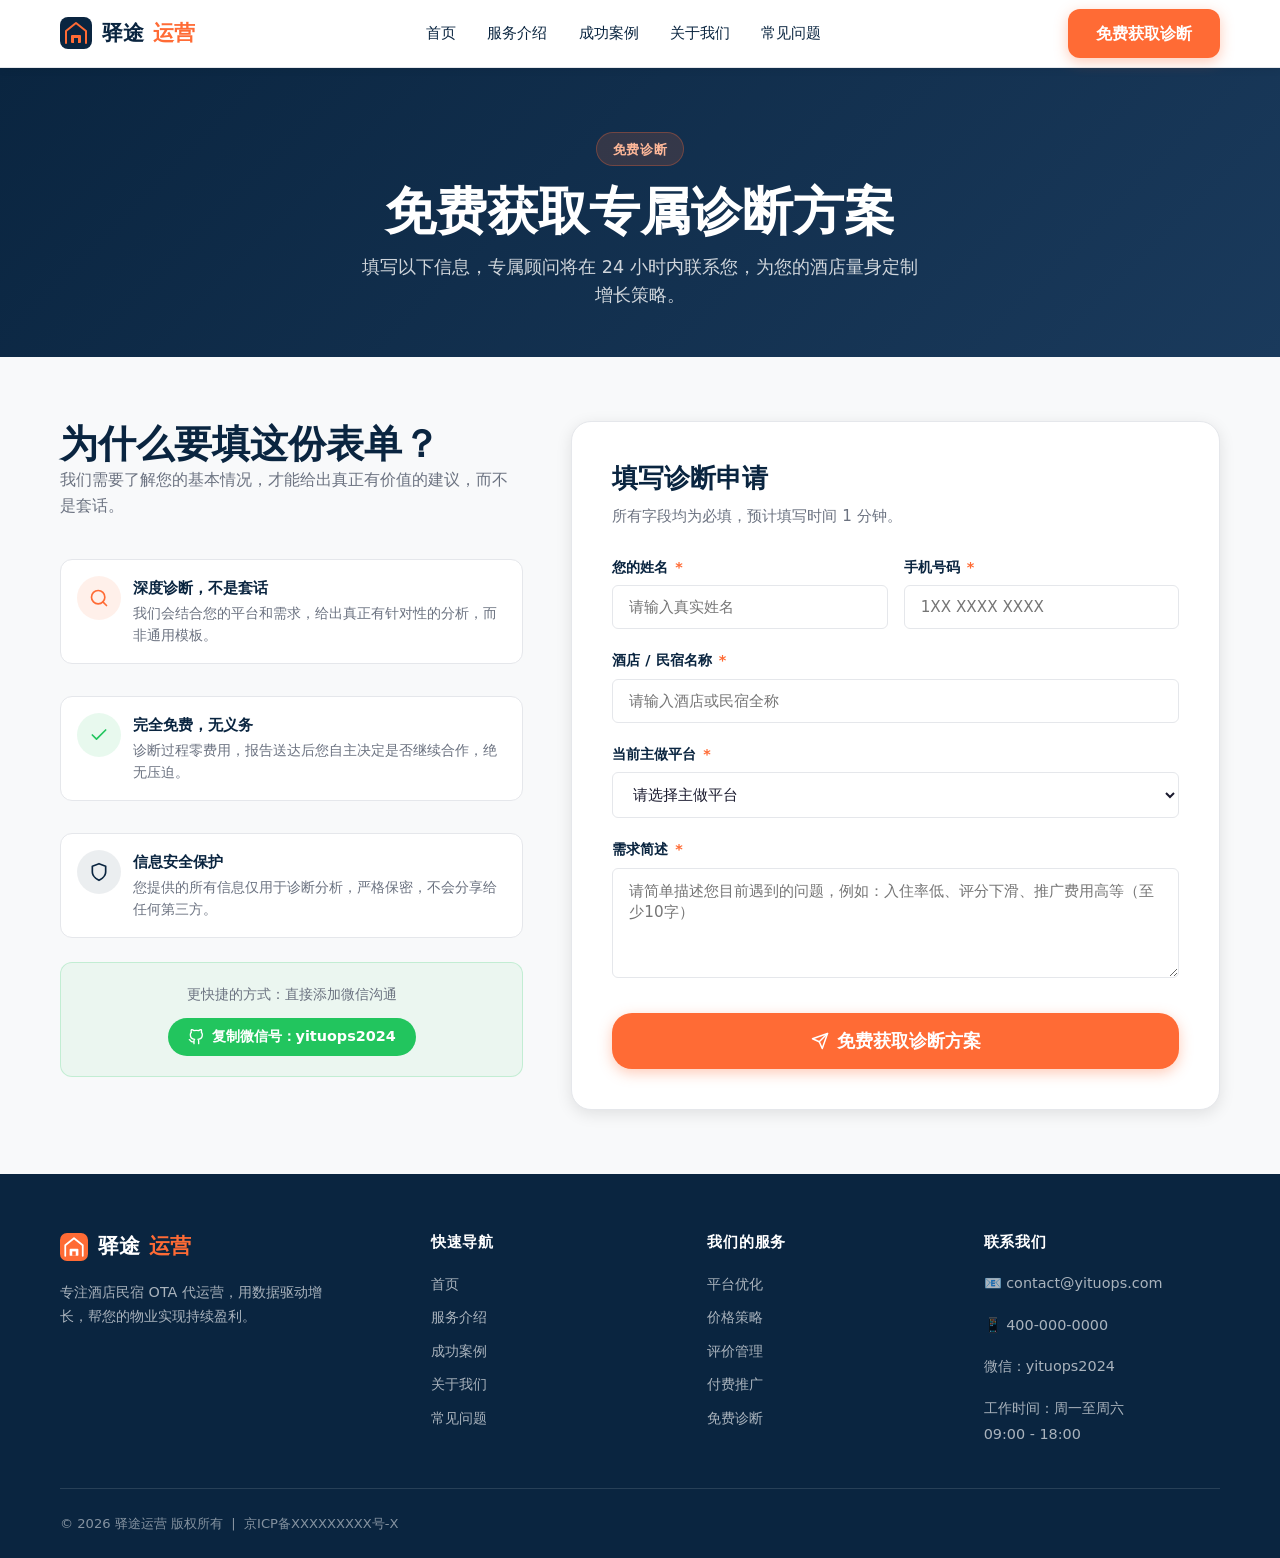
<file: contact.html>
<!doctype html>
<html lang="zh-CN">
<head>
  <meta charset="UTF-8" />
  <meta name="viewport" content="initial-scale=1, width=device-width" />
  <title>联系我们 — 免费获取酒店 OTA 诊断报告 — 驿途运营</title>
  <meta name="description" content="填写诊断表单，驿途运营专业顾问 24 小时内响应，为您免费分析酒店 OTA 现状，提供专属增长方案。无义务咨询，无隐形收费。" />
  <link rel="canonical" href="https://yituops.com/contact.html" />
  <link rel="icon" type="image/svg+xml" href="/assets/images/logo.svg" />
  <link rel="stylesheet" href="/assets/css/style.css" />
</head>
<body>

<div id="global-header"></div>

<main>
  <!-- PAGE HERO -->
  <section class="page-hero">
    <div class="container">
      <span class="tag">免费诊断</span>
      <h1>免费获取专属诊断方案</h1>
      <p>填写以下信息，专属顾问将在 24 小时内联系您，为您的酒店量身定制增长策略。</p>
    </div>
  </section>

  <!-- CONTACT SECTION -->
  <section class="section-pad form-section" aria-labelledby="contact-heading">
    <div class="container">
      <div class="contact-grid">
        <!-- LEFT INFO -->
        <div data-anim>
          <h2 id="contact-heading" style="color:var(--color-primary);">为什么要填这份表单？</h2>
          <p style="color:var(--color-text-secondary);margin-bottom:1.5rem;">我们需要了解您的基本情况，才能给出真正有价值的建议，而不是套话。</p>

          <div class="value-list">
            <div class="contact-feature">
              <div class="icon-circle" style="width:44px;height:44px;flex-shrink:0;">
                <svg xmlns="http://www.w3.org/2000/svg" width="20" height="20" viewBox="0 0 24 24" fill="none" stroke="currentColor" stroke-width="2" stroke-linecap="round" stroke-linejoin="round" aria-hidden="true"><circle cx="11" cy="11" r="8"/><line x1="21" y1="21" x2="16.65" y2="16.65"/></svg>
              </div>
              <div>
                <h4>深度诊断，不是套话</h4>
                <p>我们会结合您的平台和需求，给出真正有针对性的分析，而非通用模板。</p>
              </div>
            </div>

            <div class="contact-feature">
              <div class="icon-circle green" style="width:44px;height:44px;flex-shrink:0;">
                <svg xmlns="http://www.w3.org/2000/svg" width="20" height="20" viewBox="0 0 24 24" fill="none" stroke="currentColor" stroke-width="2" stroke-linecap="round" stroke-linejoin="round" aria-hidden="true"><polyline points="20 6 9 17 4 12"/></svg>
              </div>
              <div>
                <h4>完全免费，无义务</h4>
                <p>诊断过程零费用，报告送达后您自主决定是否继续合作，绝无压迫。</p>
              </div>
            </div>

            <div class="contact-feature">
              <div class="icon-circle blue" style="width:44px;height:44px;flex-shrink:0;">
                <svg xmlns="http://www.w3.org/2000/svg" width="20" height="20" viewBox="0 0 24 24" fill="none" stroke="currentColor" stroke-width="2" stroke-linecap="round" stroke-linejoin="round" aria-hidden="true"><path d="M12 22s8-4 8-10V5l-8-3-8 3v7c0 6 8 10 8 10z"/></svg>
              </div>
              <div>
                <h4>信息安全保护</h4>
                <p>您提供的所有信息仅用于诊断分析，严格保密，不会分享给任何第三方。</p>
              </div>
            </div>
          </div>

          <!-- Wechat -->
          <div class="wechat-block mt-4">
            <p>更快捷的方式：直接添加微信沟通</p>
            <button class="copy-wechat-btn" id="copy-wechat" data-wechat="yituops2024">
              <svg xmlns="http://www.w3.org/2000/svg" width="16" height="16" viewBox="0 0 24 24" fill="none" stroke="currentColor" stroke-width="2" stroke-linecap="round" stroke-linejoin="round" aria-hidden="true"><path d="M9 19c-5 1.5-5-2.5-7-3m14 6v-3.87a3.37 3.37 0 0 0-.94-2.61c3.14-.35 6.44-1.54 6.44-7A5.44 5.44 0 0 0 20 4.77 5.07 5.07 0 0 0 19.91 1S18.73.65 16 2.48a13.38 13.38 0 0 0-7 0C6.27.65 5.09 1 5.09 1A5.07 5.07 0 0 0 5 4.77a5.44 5.44 0 0 0-1.5 3.78c0 5.42 3.3 6.61 6.44 7A3.37 3.37 0 0 0 9 18.13V22"/></svg>
              复制微信号：yituops2024
            </button>
          </div>
        </div>

        <!-- RIGHT FORM -->
        <div data-anim data-anim-delay="1">
          <div class="contact-form-card">
            <h3>填写诊断申请</h3>
            <p>所有字段均为必填，预计填写时间 1 分钟。</p>

            <div class="form-wrapper">
              <form id="contact-form" novalidate autocomplete="on" aria-label="诊断申请表单">
                <div class="form-row">
                  <div class="form-group">
                    <label for="f-name">您的姓名 <span class="required" aria-label="必填">*</span></label>
                    <input type="text" id="f-name" name="name" placeholder="请输入真实姓名" autocomplete="name" required aria-required="true">
                    <span class="error-msg" role="alert"></span>
                  </div>
                  <div class="form-group">
                    <label for="f-phone">手机号码 <span class="required" aria-label="必填">*</span></label>
                    <input type="tel" id="f-phone" name="phone" placeholder="1XX XXXX XXXX" autocomplete="tel" required aria-required="true">
                    <span class="error-msg" role="alert"></span>
                  </div>
                </div>

                <div class="form-group">
                  <label for="f-hotel">酒店 / 民宿名称 <span class="required" aria-label="必填">*</span></label>
                  <input type="text" id="f-hotel" name="hotel" placeholder="请输入酒店或民宿全称" autocomplete="organization" required aria-required="true">
                  <span class="error-msg" role="alert"></span>
                </div>

                <div class="form-group">
                  <label for="f-platform">当前主做平台 <span class="required" aria-label="必填">*</span></label>
                  <select id="f-platform" name="platform" required aria-required="true">
                    <option value="">请选择主做平台</option>
                    <option value="美团">美团</option>
                    <option value="携程">携程</option>
                    <option value="飞猪">飞猪</option>
                    <option value="Booking">Booking.com</option>
                    <option value="Airbnb">Airbnb</option>
                    <option value="多平台">多平台同时运营</option>
                    <option value="其他">其他</option>
                  </select>
                  <span class="error-msg" role="alert"></span>
                </div>

                <div class="form-group">
                  <label for="f-message">需求简述 <span class="required" aria-label="必填">*</span></label>
                  <textarea id="f-message" name="message" placeholder="请简单描述您目前遇到的问题，例如：入住率低、评分下滑、推广费用高等（至少10字）" required aria-required="true"></textarea>
                  <span class="error-msg" role="alert"></span>
                </div>

                <button type="submit" class="btn btn-primary btn-lg form-submit-btn">
                  <svg xmlns="http://www.w3.org/2000/svg" width="18" height="18" viewBox="0 0 24 24" fill="none" stroke="currentColor" stroke-width="2" stroke-linecap="round" stroke-linejoin="round" aria-hidden="true"><line x1="22" y1="2" x2="11" y2="13"/><polygon points="22 2 15 22 11 13 2 9 22 2"/></svg>
                  免费获取诊断方案
                </button>
              </form>

              <div class="form-success" role="status" aria-live="polite">
                <div class="success-icon">
                  <svg xmlns="http://www.w3.org/2000/svg" width="32" height="32" viewBox="0 0 24 24" fill="none" stroke="currentColor" stroke-width="2.5" stroke-linecap="round" stroke-linejoin="round" aria-hidden="true"><polyline points="20 6 9 17 4 12"/></svg>
                </div>
                <h3>申请已提交！</h3>
                <p>感谢您的信任。我们的专属顾问会在 <strong>24 小时内</strong>联系您，届时将为您出具专属诊断报告。</p>
                <a href="/cases.html" class="btn btn-outline mt-3">查看成功案例，提前了解效果</a>
              </div>
            </div>
          </div>
        </div>
      </div>
    </div>
  </section>
</main>

<div id="global-footer"></div>
<script src="/assets/js/main.js"></script>
<script src="/assets/js/contact.js"></script>
</body>
</html>
</file>
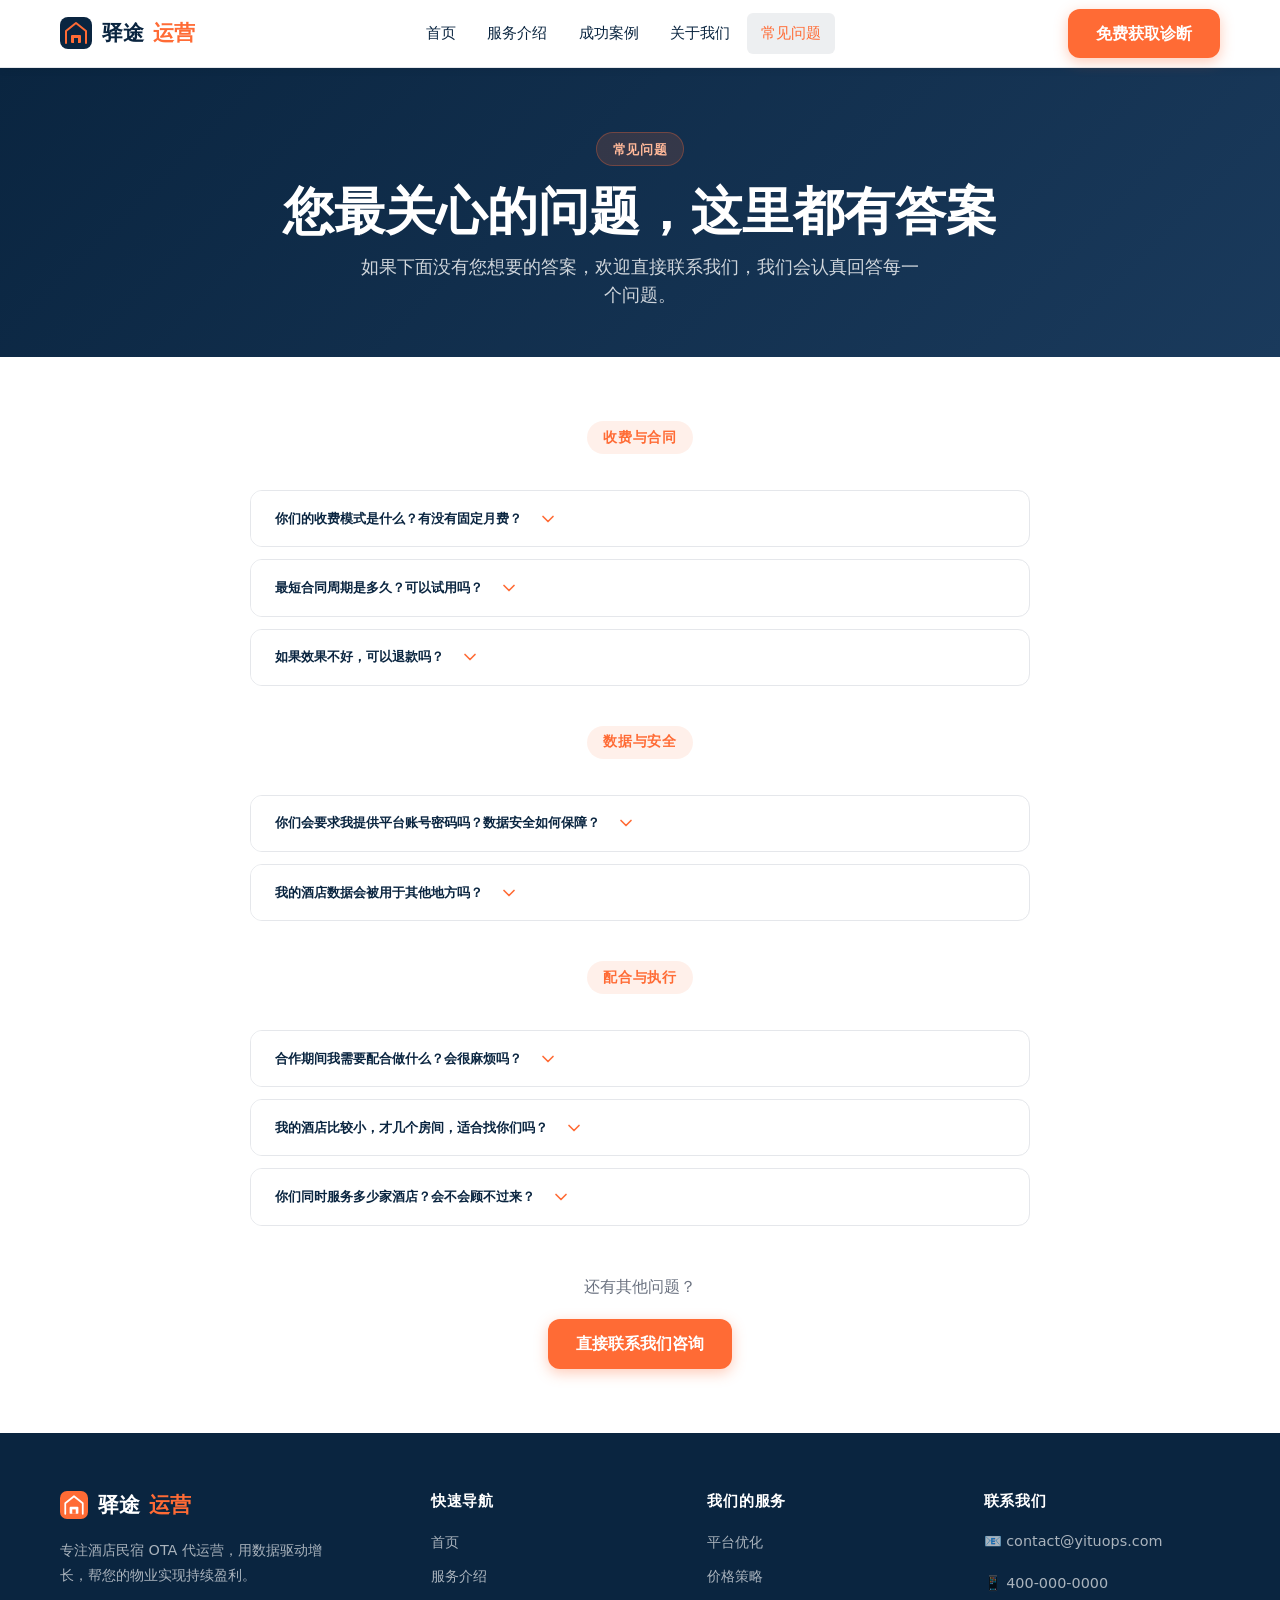
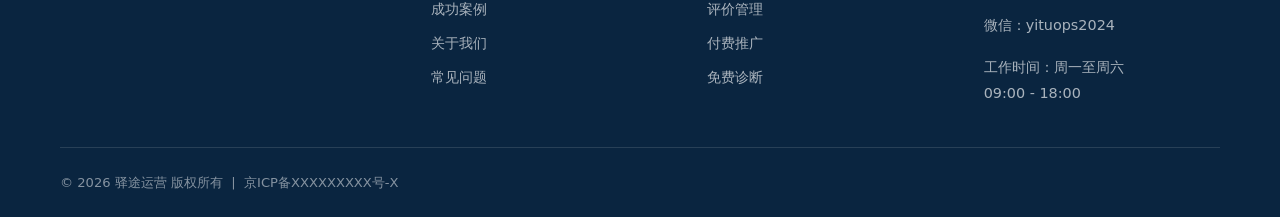
<file: faq.html>
<!doctype html>
<html lang="zh-CN">
<head>
  <meta charset="UTF-8" />
  <meta name="viewport" content="initial-scale=1, width=device-width" />
  <title>常见问题 — 驿途运营 OTA 代运营 FAQ</title>
  <meta name="description" content="驿途运营 OTA 代运营常见问题解答：收费模式、合同周期、数据安全、如何配合、效果保障等。有更多问题？免费联系我们。" />
  <link rel="canonical" href="https://yituops.com/faq.html" />
  <link rel="icon" type="image/svg+xml" href="/assets/images/logo.svg" />
  <link rel="stylesheet" href="/assets/css/style.css" />
</head>
<body>

<div id="global-header"></div>

<main>
  <!-- PAGE HERO -->
  <section class="page-hero">
    <div class="container">
      <span class="tag">常见问题</span>
      <h1>您最关心的问题，这里都有答案</h1>
      <p>如果下面没有您想要的答案，欢迎直接联系我们，我们会认真回答每一个问题。</p>
    </div>
  </section>

  <!-- FAQ -->
  <section class="section-pad" aria-labelledby="faq-heading">
    <div class="container">
      <h2 id="faq-heading" class="sr-only">常见问题列表</h2>

      <div class="faq-list">

        <div class="section-header" style="margin-bottom:1.5rem;">
          <span class="tag">收费与合同</span>
        </div>

        <div class="faq-item" data-anim>
          <button class="faq-question" aria-expanded="false">
            你们的收费模式是什么？有没有固定月费？
            <svg class="faq-chevron" xmlns="http://www.w3.org/2000/svg" width="20" height="20" viewBox="0 0 24 24" fill="none" stroke="currentColor" stroke-width="2" stroke-linecap="round" stroke-linejoin="round" aria-hidden="true"><polyline points="6 9 12 15 18 9"/></svg>
          </button>
          <div class="faq-answer">
            <div class="faq-answer-inner">
              我们提供两种收费模式：<br><br>
              <strong>① 固定月费模式：</strong>按月收取固定服务费，适合预算稳定、希望全托管的客户。费用根据酒店规模和服务内容范围定价，通常为 ¥1,500–¥8,000/月。<br><br>
              <strong>② 基础费 + 效果提成模式：</strong>收取较低的基础月费，同时按增量收入的一定比例收取提成。这种模式与您的利益深度绑定，适合对结果更看重的客户。<br><br>
              两种模式均在签约时明确约定，不存在任何隐性费用。
            </div>
          </div>
        </div>

        <div class="faq-item" data-anim>
          <button class="faq-question" aria-expanded="false">
            最短合同周期是多久？可以试用吗？
            <svg class="faq-chevron" xmlns="http://www.w3.org/2000/svg" width="20" height="20" viewBox="0 0 24 24" fill="none" stroke="currentColor" stroke-width="2" stroke-linecap="round" stroke-linejoin="round" aria-hidden="true"><polyline points="6 9 12 15 18 9"/></svg>
          </button>
          <div class="faq-answer">
            <div class="faq-answer-inner">
              我们的标准合同周期为 <strong>3 个月起</strong>，这是因为 OTA 优化效果通常需要 4–8 周时间逐步呈现，过短的合作期无法体现完整效果。<br><br>
              我们提供 <strong>3 个月效果承诺</strong>：如在合同期满时，您的核心指标（如入住率、评分）未出现可衡量的显著提升，可以向我们申请退款，具体条款在签约前会详细说明。<br><br>
              注意：试用期不包含免费诊断阶段，正式合作从策略执行开始计算。
            </div>
          </div>
        </div>

        <div class="faq-item" data-anim>
          <button class="faq-question" aria-expanded="false">
            如果效果不好，可以退款吗？
            <svg class="faq-chevron" xmlns="http://www.w3.org/2000/svg" width="20" height="20" viewBox="0 0 24 24" fill="none" stroke="currentColor" stroke-width="2" stroke-linecap="round" stroke-linejoin="round" aria-hidden="true"><polyline points="6 9 12 15 18 9"/></svg>
          </button>
          <div class="faq-answer">
            <div class="faq-answer-inner">
              可以。我们的退款政策明确写入合同：<br><br>
              如果在标准合作期（3个月）结束时，经双方确认的核心数据指标（入住率/平台排名/评分）无任何改善，客户可申请全额退款。<br><br>
              需要注意的是，退款申请需在合作期满后 14 天内提出，且客户需按照我们的运营建议配合执行（如更新主图、调整价格等），否则效果无法保证。
            </div>
          </div>
        </div>

        <div class="section-header" style="margin-bottom:1.5rem;margin-top:2.5rem;">
          <span class="tag">数据与安全</span>
        </div>

        <div class="faq-item" data-anim>
          <button class="faq-question" aria-expanded="false">
            你们会要求我提供平台账号密码吗？数据安全如何保障？
            <svg class="faq-chevron" xmlns="http://www.w3.org/2000/svg" width="20" height="20" viewBox="0 0 24 24" fill="none" stroke="currentColor" stroke-width="2" stroke-linecap="round" stroke-linejoin="round" aria-hidden="true"><polyline points="6 9 12 15 18 9"/></svg>
          </button>
          <div class="faq-answer">
            <div class="faq-answer-inner">
              账号安全是我们非常重视的事情。<br><br>
              我们通常通过以下方式操作，不需要您提供主账号密码：<br>
              • 通过平台的"子账号/协作者"功能授权我们进行运营操作；<br>
              • 您随时可以在平台后台查看我们的所有操作记录；<br>
              • 合同中明确约定我们的权限范围，不得超出授权范围操作任何内容。<br><br>
              如果特殊情况需要使用主账号，我们建议您先修改密码，操作结束后再重新修改，全程在您知情和监督下进行。
            </div>
          </div>
        </div>

        <div class="faq-item" data-anim>
          <button class="faq-question" aria-expanded="false">
            我的酒店数据会被用于其他地方吗？
            <svg class="faq-chevron" xmlns="http://www.w3.org/2000/svg" width="20" height="20" viewBox="0 0 24 24" fill="none" stroke="currentColor" stroke-width="2" stroke-linecap="round" stroke-linejoin="round" aria-hidden="true"><polyline points="6 9 12 15 18 9"/></svg>
          </button>
          <div class="faq-answer">
            <div class="faq-answer-inner">
              绝对不会。您的经营数据、价格策略、客户评价等信息受保密协议（NDA）保护，我们不会将任何客户的具体数据用于案例展示或其他用途，除非经过您的书面授权。<br><br>
              我们网站上展示的案例数据，均已获得客户明确授权，并对部分敏感信息进行了脱敏处理。
            </div>
          </div>
        </div>

        <div class="section-header" style="margin-bottom:1.5rem;margin-top:2.5rem;">
          <span class="tag">配合与执行</span>
        </div>

        <div class="faq-item" data-anim>
          <button class="faq-question" aria-expanded="false">
            合作期间我需要配合做什么？会很麻烦吗？
            <svg class="faq-chevron" xmlns="http://www.w3.org/2000/svg" width="20" height="20" viewBox="0 0 24 24" fill="none" stroke="currentColor" stroke-width="2" stroke-linecap="round" stroke-linejoin="round" aria-hidden="true"><polyline points="6 9 12 15 18 9"/></svg>
          </button>
          <div class="faq-answer">
            <div class="faq-answer-inner">
              我们尽量把您的配合负担降到最低。主要需要您配合的内容包括：<br><br>
              <strong>初期（约 1–2 周）：</strong><br>
              • 提供酒店照片素材（或配合安排拍摄时间）<br>
              • 提供基本房型信息和现有价格策略<br>
              • 授权平台子账号操作权限<br><br>
              <strong>日常（每周约 30 分钟）：</strong><br>
              • 查看我们发送的数据周报并确认<br>
              • 评价引导话术的前台执行（我们会培训）<br>
              • 重要节假日的价格调整确认（需您最终审批）<br><br>
              其余所有执行工作都由我们的团队负责，您可以专注做好接待。
            </div>
          </div>
        </div>

        <div class="faq-item" data-anim>
          <button class="faq-question" aria-expanded="false">
            我的酒店比较小，才几个房间，适合找你们吗？
            <svg class="faq-chevron" xmlns="http://www.w3.org/2000/svg" width="20" height="20" viewBox="0 0 24 24" fill="none" stroke="currentColor" stroke-width="2" stroke-linecap="round" stroke-linejoin="round" aria-hidden="true"><polyline points="6 9 12 15 18 9"/></svg>
          </button>
          <div class="faq-answer">
            <div class="faq-answer-inner">
              非常适合！事实上，客房数量在 5–30 间的中小型民宿和精品酒店，是我们服务的核心群体。<br><br>
              小体量酒店的运营空间往往更大：主图不够专业、关键词设置不合理、价格策略粗放……这些问题在大平台算法面前都是明显劣势。我们帮助这类酒店提升竞争力，通常效果也更立竿见影。<br><br>
              我们曾帮助一家只有 6 间客房的山野民宿，在 3 个月内将月收入从 ¥16,000 提升到 ¥52,000。
            </div>
          </div>
        </div>

        <div class="faq-item" data-anim>
          <button class="faq-question" aria-expanded="false">
            你们同时服务多少家酒店？会不会顾不过来？
            <svg class="faq-chevron" xmlns="http://www.w3.org/2000/svg" width="20" height="20" viewBox="0 0 24 24" fill="none" stroke="currentColor" stroke-width="2" stroke-linecap="round" stroke-linejoin="round" aria-hidden="true"><polyline points="6 9 12 15 18 9"/></svg>
          </button>
          <div class="faq-answer">
            <div class="faq-answer-inner">
              我们严格控制每位运营经理的服务数量，保证每位顾问同时管理不超过 <strong>12 家</strong> 客户，确保响应速度和服务质量。<br><br>
              如果我们评估当前承载量已满，会诚实告知并将您加入候补名单，而不是勉强接单。我们宁可少接生意，也不降低服务品质。
            </div>
          </div>
        </div>

      </div>

      <div class="text-center mt-6">
        <p style="color:var(--color-text-secondary);margin-bottom:1.25rem;">还有其他问题？</p>
        <a href="/contact.html" class="btn btn-primary">直接联系我们咨询</a>
      </div>
    </div>
  </section>
</main>

<div id="global-footer"></div>
<script src="/assets/js/main.js"></script>
</body>
</html>
</file>
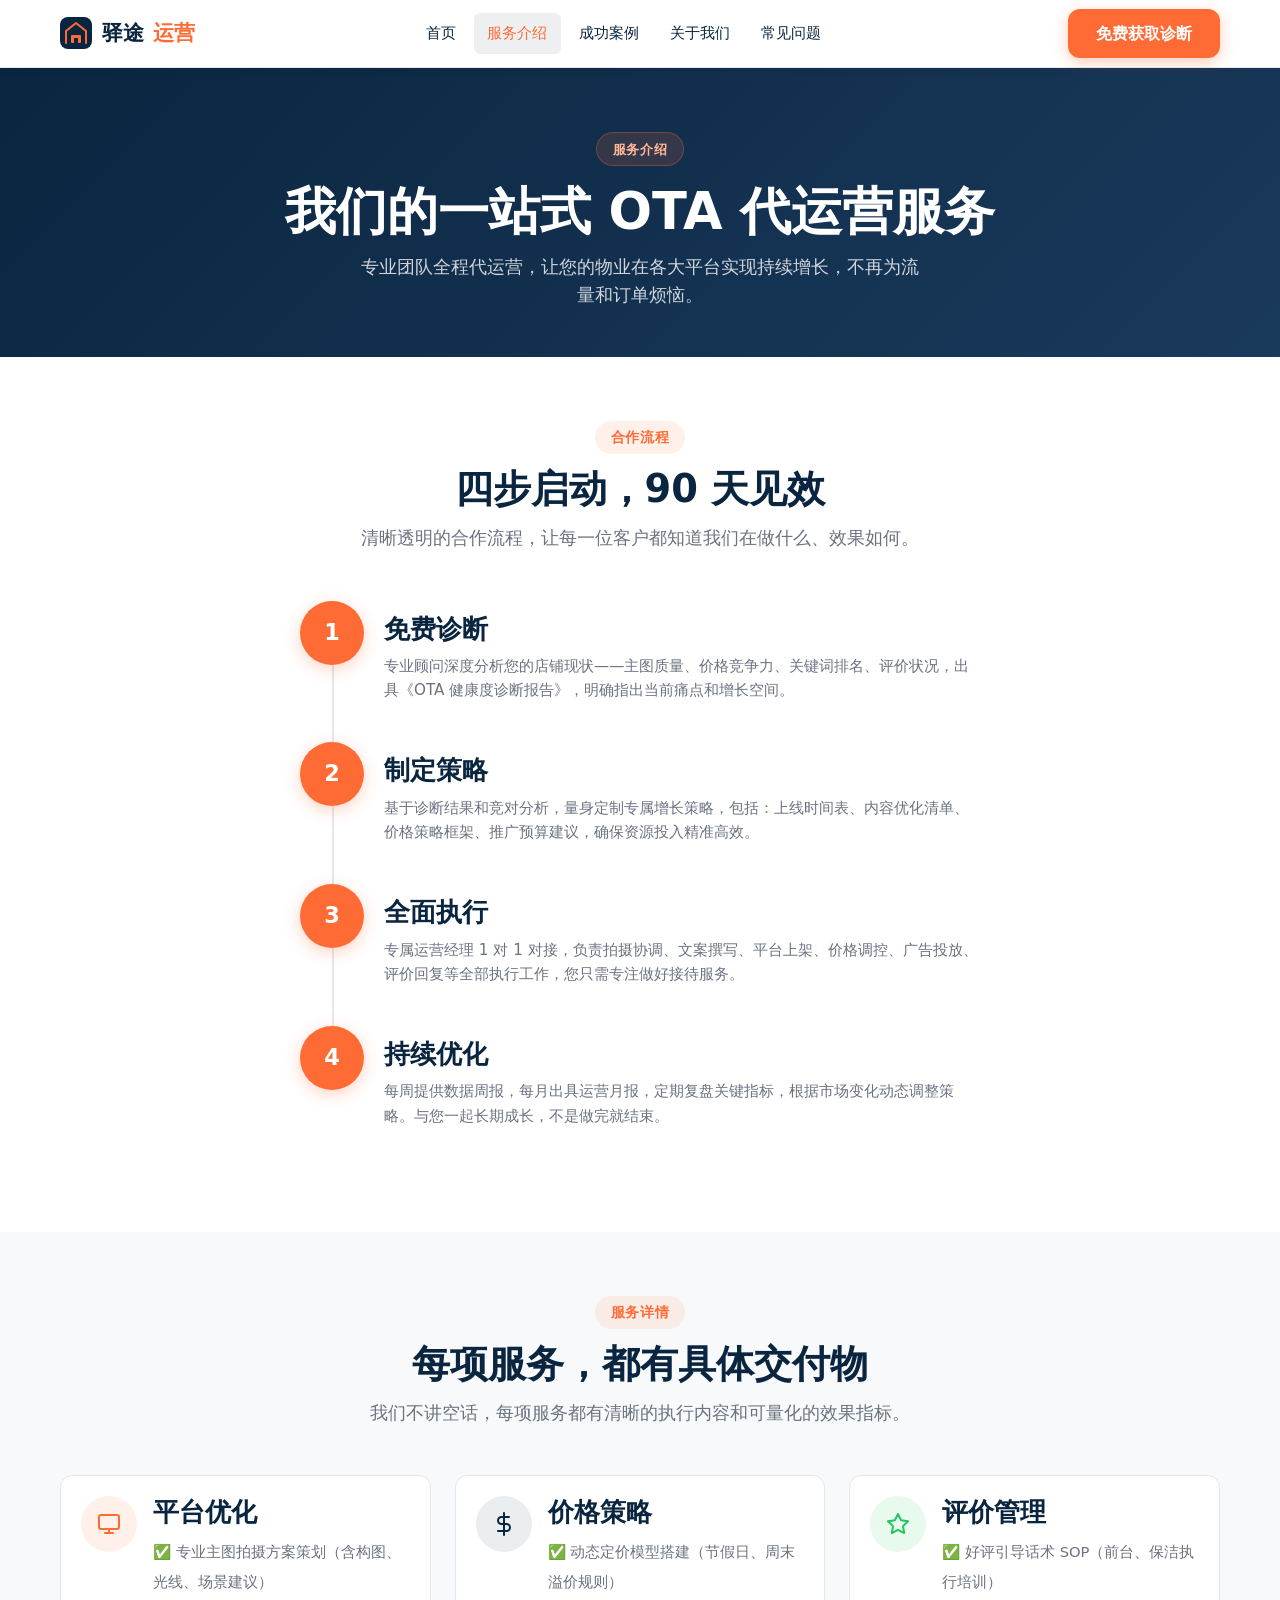
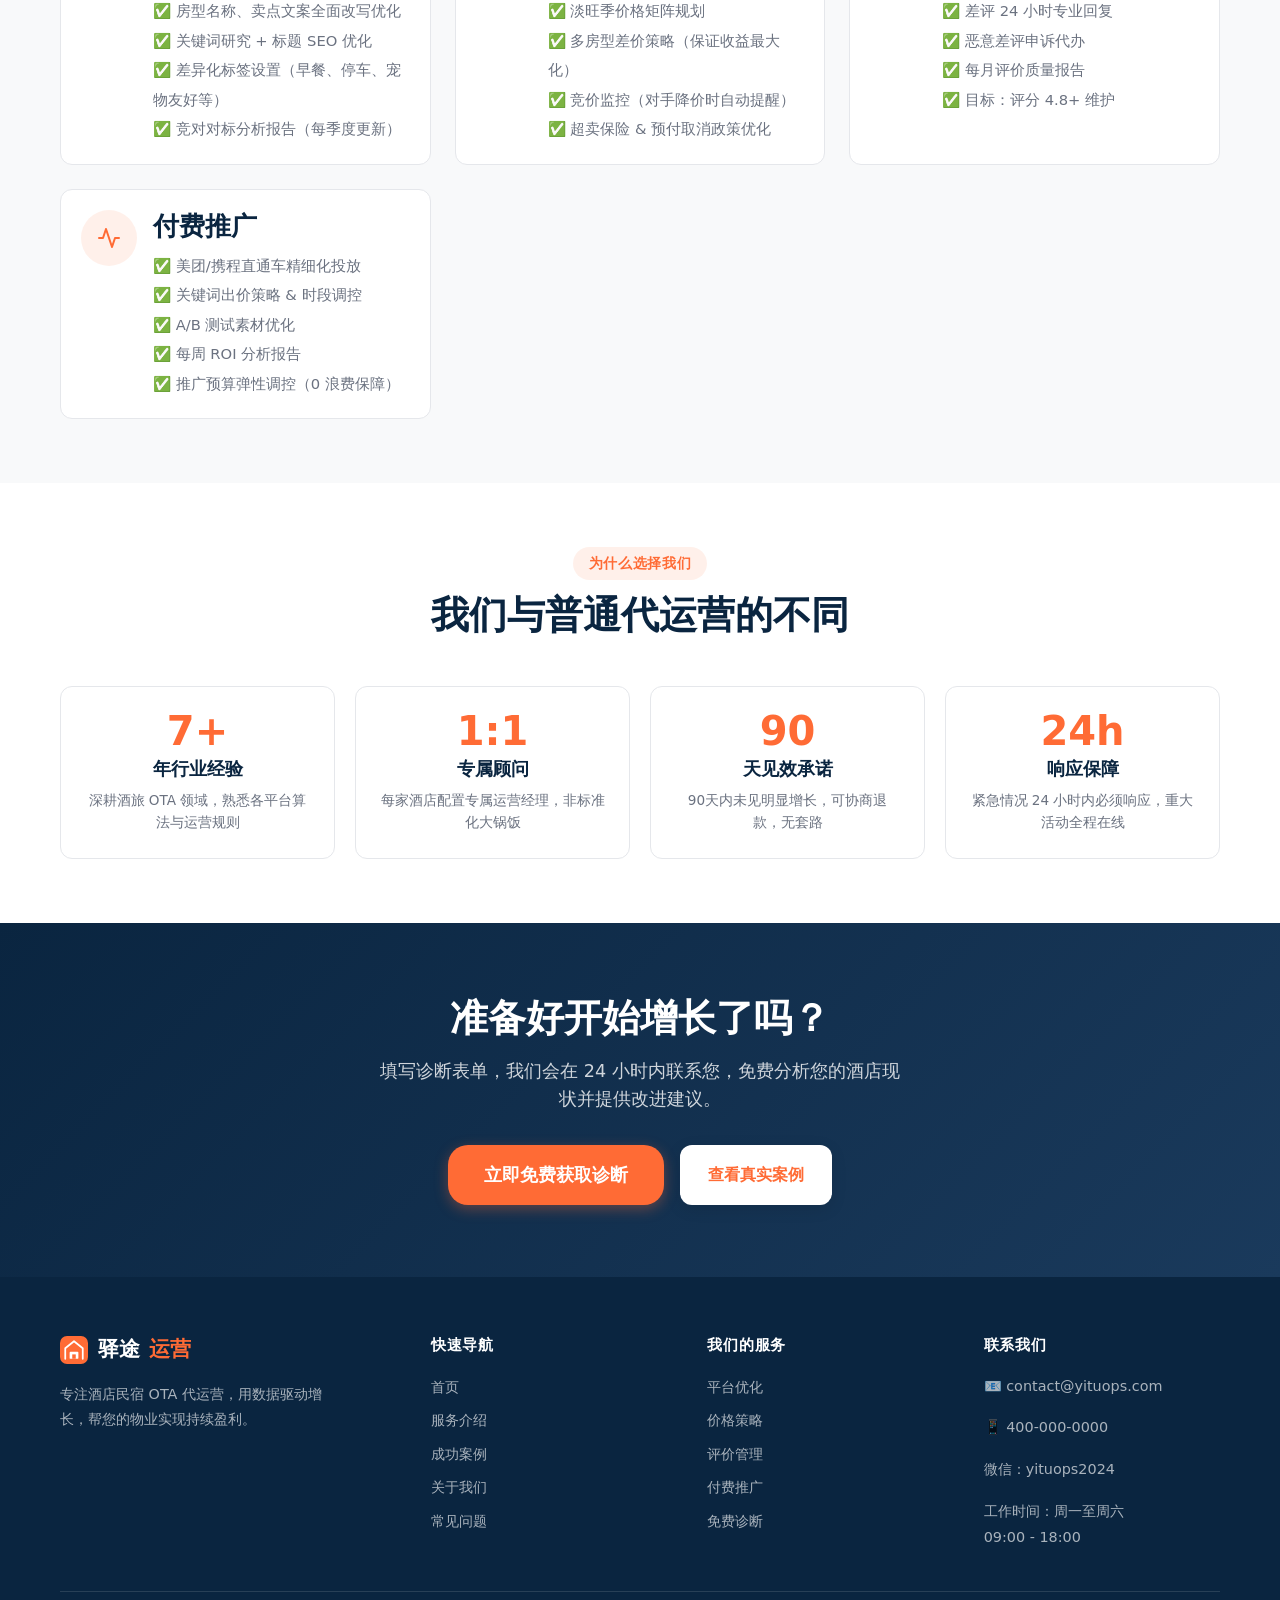
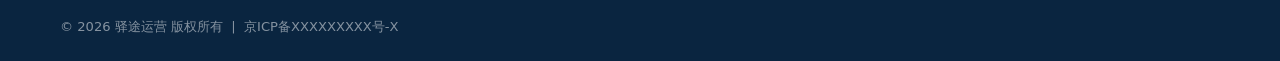
<file: services.html>
<!doctype html>
<html lang="zh-CN">
<head>
  <meta charset="UTF-8" />
  <meta name="viewport" content="initial-scale=1, width=device-width" />
  <title>服务介绍 — 驿途运营 OTA 代运营一站式解决方案</title>
  <meta name="description" content="驿途运营提供酒店民宿 OTA 代运营全套服务：平台优化、动态定价、评价管理、付费推广。查看详细服务内容与合作流程。" />
  <link rel="canonical" href="https://yituops.com/services.html" />
  <link rel="icon" type="image/svg+xml" href="/assets/images/logo.svg" />
  <link rel="stylesheet" href="/assets/css/style.css" />
</head>
<body>

<div id="global-header"></div>

<main>
  <!-- PAGE HERO -->
  <section class="page-hero">
    <div class="container">
      <span class="tag">服务介绍</span>
      <h1>我们的一站式 OTA 代运营服务</h1>
      <p>专业团队全程代运营，让您的物业在各大平台实现持续增长，不再为流量和订单烦恼。</p>
    </div>
  </section>

  <!-- PROCESS STEPS -->
  <section class="section-pad" aria-labelledby="process-heading">
    <div class="container">
      <div class="section-header">
        <span class="tag">合作流程</span>
        <h2 id="process-heading">四步启动，90 天见效</h2>
        <p>清晰透明的合作流程，让每一位客户都知道我们在做什么、效果如何。</p>
      </div>

      <div style="max-width:680px;margin:0 auto;">
        <div class="steps">
          <div class="step-row" data-anim>
            <div class="step-num" aria-hidden="true">1</div>
            <div class="step-content">
              <h3>免费诊断</h3>
              <p>专业顾问深度分析您的店铺现状——主图质量、价格竞争力、关键词排名、评价状况，出具《OTA 健康度诊断报告》，明确指出当前痛点和增长空间。</p>
            </div>
          </div>

          <div class="step-row" data-anim data-anim-delay="1">
            <div class="step-num" aria-hidden="true">2</div>
            <div class="step-content">
              <h3>制定策略</h3>
              <p>基于诊断结果和竞对分析，量身定制专属增长策略，包括：上线时间表、内容优化清单、价格策略框架、推广预算建议，确保资源投入精准高效。</p>
            </div>
          </div>

          <div class="step-row" data-anim data-anim-delay="2">
            <div class="step-num" aria-hidden="true">3</div>
            <div class="step-content">
              <h3>全面执行</h3>
              <p>专属运营经理 1 对 1 对接，负责拍摄协调、文案撰写、平台上架、价格调控、广告投放、评价回复等全部执行工作，您只需专注做好接待服务。</p>
            </div>
          </div>

          <div class="step-row" data-anim data-anim-delay="3">
            <div class="step-num" aria-hidden="true">4</div>
            <div class="step-content">
              <h3>持续优化</h3>
              <p>每周提供数据周报，每月出具运营月报，定期复盘关键指标，根据市场变化动态调整策略。与您一起长期成长，不是做完就结束。</p>
            </div>
          </div>
        </div>
      </div>
    </div>
  </section>

  <!-- SERVICES DETAIL -->
  <section class="section-pad" style="background:var(--color-bg);" id="platform" aria-labelledby="detail-heading">
    <div class="container">
      <div class="section-header">
        <span class="tag">服务详情</span>
        <h2 id="detail-heading">每项服务，都有具体交付物</h2>
        <p>我们不讲空话，每项服务都有清晰的执行内容和可量化的效果指标。</p>
      </div>

      <div class="grid-2">
        <!-- Platform Optimization -->
        <div class="value-item" data-anim id="platform">
          <div class="icon-circle" style="flex-shrink:0;">
            <svg xmlns="http://www.w3.org/2000/svg" width="24" height="24" viewBox="0 0 24 24" fill="none" stroke="currentColor" stroke-width="2" stroke-linecap="round" stroke-linejoin="round" aria-hidden="true"><rect width="20" height="14" x="2" y="3" rx="2"/><line x1="8" x2="16" y1="21" y2="21"/><line x1="12" x2="12" y1="17" y2="21"/></svg>
          </div>
          <div>
            <h3 style="color:var(--color-primary);margin-bottom:0.5rem;">平台优化</h3>
            <ul style="list-style:none;padding:0;color:var(--color-text-secondary);font-size:0.92rem;line-height:2;">
              <li>✅ 专业主图拍摄方案策划（含构图、光线、场景建议）</li>
              <li>✅ 房型名称、卖点文案全面改写优化</li>
              <li>✅ 关键词研究 + 标题 SEO 优化</li>
              <li>✅ 差异化标签设置（早餐、停车、宠物友好等）</li>
              <li>✅ 竞对对标分析报告（每季度更新）</li>
            </ul>
          </div>
        </div>

        <!-- Pricing Strategy -->
        <div class="value-item" data-anim data-anim-delay="1" id="pricing">
          <div class="icon-circle blue" style="flex-shrink:0;">
            <svg xmlns="http://www.w3.org/2000/svg" width="24" height="24" viewBox="0 0 24 24" fill="none" stroke="currentColor" stroke-width="2" stroke-linecap="round" stroke-linejoin="round" aria-hidden="true"><line x1="12" x2="12" y1="1" y2="23"/><path d="M17 5H9.5a3.5 3.5 0 0 0 0 7h5a3.5 3.5 0 0 1 0 7H6"/></svg>
          </div>
          <div>
            <h3 style="color:var(--color-primary);margin-bottom:0.5rem;">价格策略</h3>
            <ul style="list-style:none;padding:0;color:var(--color-text-secondary);font-size:0.92rem;line-height:2;">
              <li>✅ 动态定价模型搭建（节假日、周末溢价规则）</li>
              <li>✅ 淡旺季价格矩阵规划</li>
              <li>✅ 多房型差价策略（保证收益最大化）</li>
              <li>✅ 竞价监控（对手降价时自动提醒）</li>
              <li>✅ 超卖保险 & 预付取消政策优化</li>
            </ul>
          </div>
        </div>

        <!-- Review Management -->
        <div class="value-item" data-anim id="review">
          <div class="icon-circle green" style="flex-shrink:0;">
            <svg xmlns="http://www.w3.org/2000/svg" width="24" height="24" viewBox="0 0 24 24" fill="none" stroke="currentColor" stroke-width="2" stroke-linecap="round" stroke-linejoin="round" aria-hidden="true"><polygon points="12 2 15.09 8.26 22 9.27 17 14.14 18.18 21.02 12 17.77 5.82 21.02 7 14.14 2 9.27 8.91 8.26 12 2"/></svg>
          </div>
          <div>
            <h3 style="color:var(--color-primary);margin-bottom:0.5rem;">评价管理</h3>
            <ul style="list-style:none;padding:0;color:var(--color-text-secondary);font-size:0.92rem;line-height:2;">
              <li>✅ 好评引导话术 SOP（前台、保洁执行培训）</li>
              <li>✅ 差评 24 小时专业回复</li>
              <li>✅ 恶意差评申诉代办</li>
              <li>✅ 每月评价质量报告</li>
              <li>✅ 目标：评分 4.8+ 维护</li>
            </ul>
          </div>
        </div>

        <!-- Paid Ads -->
        <div class="value-item" data-anim data-anim-delay="1" id="ads">
          <div class="icon-circle" style="flex-shrink:0;">
            <svg xmlns="http://www.w3.org/2000/svg" width="24" height="24" viewBox="0 0 24 24" fill="none" stroke="currentColor" stroke-width="2" stroke-linecap="round" stroke-linejoin="round" aria-hidden="true"><path d="M22 12h-4l-3 9L9 3l-3 9H2"/></svg>
          </div>
          <div>
            <h3 style="color:var(--color-primary);margin-bottom:0.5rem;">付费推广</h3>
            <ul style="list-style:none;padding:0;color:var(--color-text-secondary);font-size:0.92rem;line-height:2;">
              <li>✅ 美团/携程直通车精细化投放</li>
              <li>✅ 关键词出价策略 & 时段调控</li>
              <li>✅ A/B 测试素材优化</li>
              <li>✅ 每周 ROI 分析报告</li>
              <li>✅ 推广预算弹性调控（0 浪费保障）</li>
            </ul>
          </div>
        </div>
      </div>
    </div>
  </section>

  <!-- WHY US -->
  <section class="section-pad" aria-labelledby="whyus-heading">
    <div class="container">
      <div class="section-header">
        <span class="tag">为什么选择我们</span>
        <h2 id="whyus-heading">我们与普通代运营的不同</h2>
      </div>
      <div class="promise-grid">
        <div class="promise-card" data-anim>
          <div class="big-num">7+</div>
          <h4>年行业经验</h4>
          <p>深耕酒旅 OTA 领域，熟悉各平台算法与运营规则</p>
        </div>
        <div class="promise-card" data-anim data-anim-delay="1">
          <div class="big-num">1:1</div>
          <h4>专属顾问</h4>
          <p>每家酒店配置专属运营经理，非标准化大锅饭</p>
        </div>
        <div class="promise-card" data-anim data-anim-delay="2">
          <div class="big-num">90</div>
          <h4>天见效承诺</h4>
          <p>90天内未见明显增长，可协商退款，无套路</p>
        </div>
        <div class="promise-card" data-anim data-anim-delay="3">
          <div class="big-num">24h</div>
          <h4>响应保障</h4>
          <p>紧急情况 24 小时内必须响应，重大活动全程在线</p>
        </div>
      </div>
    </div>
  </section>

  <!-- CTA -->
  <section class="cta-section" aria-labelledby="services-cta">
    <div class="container">
      <div data-anim>
        <h2 id="services-cta">准备好开始增长了吗？</h2>
        <p>填写诊断表单，我们会在 24 小时内联系您，免费分析您的酒店现状并提供改进建议。</p>
        <div class="cta-actions">
          <a href="/contact.html" class="btn btn-primary btn-lg">立即免费获取诊断</a>
          <a href="/cases.html" class="btn btn-white">查看真实案例</a>
        </div>
      </div>
    </div>
  </section>
</main>

<div id="global-footer"></div>
<script src="/assets/js/main.js"></script>
</body>
</html>
</file>
<file: assets/css/style.css>
/* =====================================================
   GLOBAL VARIABLES & RESET
   ===================================================== */
:root {
  --color-primary: #0A2540;
  --color-primary-light: #1a3a5c;
  --color-accent: #FF6B35;
  --color-accent-dark: #e55a24;
  --color-bg: #F8F9FA;
  --color-white: #ffffff;
  --color-success: #22C55E;
  --color-danger: #EF4444;
  --color-text: #1a1a2e;
  --color-text-secondary: #6b7280;
  --color-border: #e5e7eb;
  --color-card: #ffffff;
  --font-family: system-ui, -apple-system, "Segoe UI", Roboto, sans-serif;
  --radius-sm: 6px;
  --radius-md: 12px;
  --radius-lg: 20px;
  --shadow-sm: 0 1px 4px rgba(0,0,0,0.07);
  --shadow-md: 0 4px 16px rgba(0,0,0,0.10);
  --shadow-lg: 0 8px 32px rgba(0,0,0,0.13);
  --transition: 0.25s cubic-bezier(0.4, 0, 0.2, 1);
  --container-max: 1200px;
  --header-height: 68px;
}

*, *::before, *::after { box-sizing: border-box; margin: 0; padding: 0; }

html { scroll-behavior: smooth; font-size: 16px; }

body {
  font-family: var(--font-family);
  color: var(--color-text);
  background: var(--color-white);
  line-height: 1.6;
  -webkit-font-smoothing: antialiased;
}

img { max-width: 100%; height: auto; display: block; }

a { color: inherit; text-decoration: none; }

button { cursor: pointer; border: none; background: none; font-family: inherit; }

ul, ol { list-style: none; }

/* =====================================================
   FOCUS STYLES
   ===================================================== */
:focus-visible {
  outline: 3px solid var(--color-accent);
  outline-offset: 3px;
  border-radius: 4px;
}

/* =====================================================
   TYPOGRAPHY
   ===================================================== */
h1 { font-size: clamp(2rem, 5vw, 3.2rem); font-weight: 800; line-height: 1.15; }
h2 { font-size: clamp(1.6rem, 4vw, 2.4rem); font-weight: 700; line-height: 1.2; }
h3 { font-size: clamp(1.2rem, 3vw, 1.6rem); font-weight: 600; line-height: 1.3; }
h4 { font-size: 1.125rem; font-weight: 600; }
p { margin-bottom: 1rem; }
p:last-child { margin-bottom: 0; }

/* =====================================================
   LAYOUT UTILITIES
   ===================================================== */
.container {
  width: 100%;
  max-width: var(--container-max);
  margin: 0 auto;
  padding: 0 1.25rem;
}

.section-pad { padding: 4rem 0; }

.text-center { text-align: center; }
.text-left { text-align: left; }

.flex { display: flex; }
.flex-center { display: flex; align-items: center; justify-content: center; }
.flex-between { display: flex; align-items: center; justify-content: space-between; }
.flex-col { flex-direction: column; }
.gap-1 { gap: 0.5rem; }
.gap-2 { gap: 1rem; }
.gap-3 { gap: 1.5rem; }
.gap-4 { gap: 2rem; }

.grid-3 {
  display: grid;
  grid-template-columns: repeat(auto-fill, minmax(280px, 1fr));
  gap: 1.5rem;
}
.grid-2 {
  display: grid;
  grid-template-columns: repeat(auto-fill, minmax(340px, 1fr));
  gap: 1.5rem;
}
.grid-4 {
  display: grid;
  grid-template-columns: repeat(auto-fill, minmax(220px, 1fr));
  gap: 1.5rem;
}

.mt-1 { margin-top: 0.5rem; }
.mt-2 { margin-top: 1rem; }
.mt-3 { margin-top: 1.5rem; }
.mt-4 { margin-top: 2rem; }
.mt-6 { margin-top: 3rem; }
.mb-1 { margin-bottom: 0.5rem; }
.mb-2 { margin-bottom: 1rem; }
.mb-3 { margin-bottom: 1.5rem; }
.mb-4 { margin-bottom: 2rem; }
.mb-6 { margin-bottom: 3rem; }

/* =====================================================
   BUTTONS
   ===================================================== */
.btn {
  display: inline-flex;
  align-items: center;
  justify-content: center;
  gap: 0.5rem;
  padding: 0.75rem 1.75rem;
  border-radius: var(--radius-md);
  font-size: 1rem;
  font-weight: 600;
  transition: background var(--transition), transform var(--transition), box-shadow var(--transition);
  min-height: 44px;
  white-space: nowrap;
  cursor: pointer;
}

.btn-primary {
  background: var(--color-accent);
  color: var(--color-white);
  box-shadow: 0 4px 14px rgba(255,107,53,0.35);
}
.btn-primary:hover {
  background: var(--color-accent-dark);
  transform: translateY(-2px);
  box-shadow: 0 6px 20px rgba(255,107,53,0.45);
}
.btn-primary:active { transform: translateY(0); }

.btn-outline {
  background: transparent;
  color: var(--color-primary);
  border: 2px solid var(--color-primary);
}
.btn-outline:hover {
  background: var(--color-primary);
  color: var(--color-white);
  transform: translateY(-2px);
}

.btn-white {
  background: var(--color-white);
  color: var(--color-accent);
  box-shadow: var(--shadow-md);
}
.btn-white:hover {
  background: #fff5f0;
  transform: translateY(-2px);
}

.btn-lg {
  padding: 1rem 2.25rem;
  font-size: 1.1rem;
  border-radius: var(--radius-lg);
}

.btn-sm {
  padding: 0.5rem 1.25rem;
  font-size: 0.9rem;
}

/* =====================================================
   SECTION HEADER
   ===================================================== */
.section-header { text-align: center; margin-bottom: 3rem; }
.section-header .tag {
  display: inline-block;
  padding: 0.35rem 1rem;
  background: rgba(255,107,53,0.1);
  color: var(--color-accent);
  border-radius: 100px;
  font-size: 0.85rem;
  font-weight: 600;
  letter-spacing: 0.05em;
  text-transform: uppercase;
  margin-bottom: 0.75rem;
}
.section-header h2 { color: var(--color-primary); }
.section-header p { color: var(--color-text-secondary); font-size: 1.1rem; max-width: 580px; margin: 0.75rem auto 0; }

/* =====================================================
   HEADER
   ===================================================== */
#global-header { position: sticky; top: 0; z-index: 1000; }

.site-header {
  background: var(--color-white);
  border-bottom: 1px solid var(--color-border);
  height: var(--header-height);
  display: flex;
  align-items: center;
  box-shadow: 0 2px 8px rgba(0,0,0,0.06);
}

.header-inner {
  display: flex;
  align-items: center;
  justify-content: space-between;
  width: 100%;
}

.logo {
  display: flex;
  align-items: center;
  gap: 0.6rem;
  font-size: 1.3rem;
  font-weight: 800;
  color: var(--color-primary);
  text-decoration: none;
}
.logo svg { flex-shrink: 0; }
.logo span { color: var(--color-accent); }

.desktop-nav { display: flex; align-items: center; gap: 0.25rem; }
.desktop-nav a {
  padding: 0.5rem 0.85rem;
  border-radius: var(--radius-sm);
  font-size: 0.95rem;
  font-weight: 500;
  color: var(--color-primary);
  transition: background var(--transition), color var(--transition);
}
.desktop-nav a:hover,
.desktop-nav a.active {
  background: rgba(10,37,64,0.07);
  color: var(--color-accent);
}

.header-cta { margin-left: 1rem; }

.burger-btn {
  display: none;
  flex-direction: column;
  gap: 5px;
  padding: 8px;
  border-radius: var(--radius-sm);
  background: none;
  border: none;
  cursor: pointer;
  min-width: 44px;
  min-height: 44px;
  align-items: center;
  justify-content: center;
}
.burger-btn span {
  display: block;
  width: 22px;
  height: 2px;
  background: var(--color-primary);
  border-radius: 2px;
  transition: transform var(--transition), opacity var(--transition);
}
.burger-btn[aria-expanded="true"] span:nth-child(1) { transform: translateY(7px) rotate(45deg); }
.burger-btn[aria-expanded="true"] span:nth-child(2) { opacity: 0; }
.burger-btn[aria-expanded="true"] span:nth-child(3) { transform: translateY(-7px) rotate(-45deg); }

.mobile-nav {
  display: none;
  position: fixed;
  top: var(--header-height);
  left: 0; right: 0;
  background: var(--color-white);
  border-bottom: 1px solid var(--color-border);
  padding: 1rem 1.25rem 1.5rem;
  box-shadow: var(--shadow-lg);
  z-index: 999;
  flex-direction: column;
  gap: 0.25rem;
}
.mobile-nav.open { display: flex; }
.mobile-nav a {
  display: block;
  padding: 0.75rem 1rem;
  border-radius: var(--radius-sm);
  font-size: 1rem;
  font-weight: 500;
  color: var(--color-primary);
  transition: background var(--transition);
}
.mobile-nav a:hover, .mobile-nav a.active {
  background: rgba(10,37,64,0.07);
  color: var(--color-accent);
}
.mobile-nav .btn { margin-top: 0.5rem; width: 100%; }

/* =====================================================
   MOBILE BOTTOM TAB BAR
   ===================================================== */
.mobile-tabbar {
  display: none;
  position: fixed;
  bottom: 0; left: 0; right: 0;
  background: var(--color-white);
  border-top: 1px solid var(--color-border);
  z-index: 900;
  padding: 0.4rem 0 calc(0.4rem + env(safe-area-inset-bottom));
}
.mobile-tabbar ul {
  display: flex;
  justify-content: space-around;
  align-items: center;
}
.mobile-tabbar li a {
  display: flex;
  flex-direction: column;
  align-items: center;
  gap: 2px;
  padding: 0.3rem 0.6rem;
  min-width: 44px;
  min-height: 44px;
  justify-content: center;
  color: var(--color-text-secondary);
  font-size: 0.7rem;
  font-weight: 500;
  transition: color var(--transition);
  border-radius: var(--radius-sm);
}
.mobile-tabbar li a:hover,
.mobile-tabbar li a.active {
  color: var(--color-accent);
}
.mobile-tabbar li a svg { width: 20px; height: 20px; }

/* =====================================================
   FOOTER
   ===================================================== */
.site-footer {
  background: var(--color-primary);
  color: rgba(255,255,255,0.85);
  padding: 3.5rem 0 1.5rem;
  margin-bottom: 0;
}

.footer-grid {
  display: grid;
  grid-template-columns: 1.4fr 1fr 1fr 1fr;
  gap: 2.5rem;
  padding-bottom: 2.5rem;
  border-bottom: 1px solid rgba(255,255,255,0.12);
}

.footer-brand .logo { color: var(--color-white); margin-bottom: 1rem; }
.footer-brand p { font-size: 0.9rem; line-height: 1.7; color: rgba(255,255,255,0.65); max-width: 280px; }

.footer-col h4 {
  font-size: 0.95rem;
  font-weight: 700;
  color: var(--color-white);
  margin-bottom: 1rem;
  text-transform: uppercase;
  letter-spacing: 0.05em;
}
.footer-col ul li { margin-bottom: 0.5rem; }
.footer-col ul li a {
  font-size: 0.9rem;
  color: rgba(255,255,255,0.65);
  transition: color var(--transition);
}
.footer-col ul li a:hover { color: var(--color-accent); }
.footer-col address { font-style: normal; font-size: 0.9rem; color: rgba(255,255,255,0.65); line-height: 1.8; }

.footer-bottom {
  padding-top: 1.5rem;
  display: flex;
  flex-wrap: wrap;
  align-items: center;
  justify-content: space-between;
  gap: 0.75rem;
  font-size: 0.82rem;
  color: rgba(255,255,255,0.5);
}
.footer-bottom a { color: rgba(255,255,255,0.5); transition: color var(--transition); }
.footer-bottom a:hover { color: var(--color-accent); }

.footer-stats {
  display: flex;
  gap: 1.25rem;
  flex-wrap: wrap;
  align-items: center;
}

/* =====================================================
   HERO SECTION
   ===================================================== */
.hero {
  background: linear-gradient(135deg, var(--color-primary) 0%, #0d3660 55%, #0A2540 100%);
  color: var(--color-white);
  padding: 5.5rem 0 4rem;
  position: relative;
  overflow: hidden;
}
.hero::before {
  content: '';
  position: absolute;
  inset: 0;
  background: url("data:image/svg+xml,%3Csvg width='60' height='60' viewBox='0 0 60 60' xmlns='http://www.w3.org/2000/svg'%3E%3Cg fill='none' fill-rule='evenodd'%3E%3Cg fill='%23ffffff' fill-opacity='0.03'%3E%3Cpath d='M36 34v-4h-2v4h-4v2h4v4h2v-4h4v-2h-4zm0-30V0h-2v4h-4v2h4v4h2V6h4V4h-4zM6 34v-4H4v4H0v2h4v4h2v-4h4v-2H6zM6 4V0H4v4H0v2h4v4h2V6h4V4H6z'/%3E%3C/g%3E%3C/g%3E%3C/svg%3E");
  pointer-events: none;
}
.hero-inner {
  display: grid;
  grid-template-columns: 1fr 1fr;
  gap: 3rem;
  align-items: center;
}
.hero-badge {
  display: inline-flex;
  align-items: center;
  gap: 0.4rem;
  padding: 0.35rem 1rem;
  background: rgba(255,107,53,0.15);
  border: 1px solid rgba(255,107,53,0.35);
  border-radius: 100px;
  font-size: 0.82rem;
  font-weight: 600;
  color: #ffb899;
  letter-spacing: 0.04em;
  margin-bottom: 1.25rem;
}
.hero h1 { margin-bottom: 1.25rem; }
.hero h1 em { font-style: normal; color: var(--color-accent); }
.hero-sub {
  font-size: 1.15rem;
  color: rgba(255,255,255,0.8);
  margin-bottom: 2rem;
  line-height: 1.7;
  max-width: 500px;
}
.hero-actions { display: flex; flex-wrap: wrap; gap: 1rem; align-items: center; }
.hero-note { font-size: 0.82rem; color: rgba(255,255,255,0.55); margin-top: 0.75rem; }

.hero-image {
  position: relative;
  border-radius: var(--radius-lg);
  overflow: hidden;
  box-shadow: 0 24px 64px rgba(0,0,0,0.35);
}
.hero-image img {
  width: 100%;
  height: 380px;
  object-fit: cover;
  display: block;
}
.hero-image-badge {
  position: absolute;
  bottom: 1.25rem;
  left: 1.25rem;
  background: var(--color-white);
  border-radius: var(--radius-md);
  padding: 0.75rem 1.1rem;
  display: flex;
  align-items: center;
  gap: 0.75rem;
  box-shadow: var(--shadow-lg);
}
.hero-image-badge .number { font-size: 1.5rem; font-weight: 800; color: var(--color-success); line-height: 1; }
.hero-image-badge .label { font-size: 0.8rem; color: var(--color-text-secondary); line-height: 1.3; }

/* =====================================================
   STATS BAR
   ===================================================== */
.stats-bar {
  background: var(--color-white);
  border-bottom: 1px solid var(--color-border);
  box-shadow: var(--shadow-sm);
}
.stats-inner {
  display: flex;
  justify-content: center;
  gap: 0;
}
.stat-item {
  flex: 1;
  text-align: center;
  padding: 2rem 1rem;
  position: relative;
}
.stat-item::after {
  content: '';
  position: absolute;
  right: 0; top: 25%; bottom: 25%;
  width: 1px;
  background: var(--color-border);
}
.stat-item:last-child::after { display: none; }
.stat-number {
  font-size: clamp(1.8rem, 4vw, 2.8rem);
  font-weight: 800;
  color: var(--color-accent);
  line-height: 1;
  margin-bottom: 0.4rem;
}
.stat-label {
  font-size: 0.9rem;
  color: var(--color-text-secondary);
  font-weight: 500;
}

/* =====================================================
   CARDS
   ===================================================== */
.card {
  background: var(--color-card);
  border-radius: var(--radius-md);
  border: 1px solid var(--color-border);
  overflow: hidden;
  transition: transform var(--transition), box-shadow var(--transition);
}
.card:hover {
  transform: translateY(-4px);
  box-shadow: var(--shadow-lg);
}
.card-body { padding: 1.5rem; }

.service-card {
  background: var(--color-white);
  border-radius: var(--radius-md);
  border: 1px solid var(--color-border);
  padding: 2rem;
  transition: transform var(--transition), box-shadow var(--transition);
  position: relative;
  overflow: hidden;
}
.service-card::before {
  content: '';
  position: absolute;
  top: 0; left: 0; right: 0;
  height: 3px;
  background: linear-gradient(90deg, var(--color-accent), #ff9168);
  opacity: 0;
  transition: opacity var(--transition);
}
.service-card:hover { transform: translateY(-4px); box-shadow: var(--shadow-lg); }
.service-card:hover::before { opacity: 1; }

.icon-circle {
  width: 56px;
  height: 56px;
  border-radius: 50%;
  background: rgba(255,107,53,0.1);
  display: flex;
  align-items: center;
  justify-content: center;
  margin-bottom: 1.25rem;
  flex-shrink: 0;
}
.icon-circle svg { color: var(--color-accent); }
.icon-circle.blue { background: rgba(10,37,64,0.08); }
.icon-circle.blue svg { color: var(--color-primary); }
.icon-circle.green { background: rgba(34,197,94,0.1); }
.icon-circle.green svg { color: var(--color-success); }

.service-card h3 { color: var(--color-primary); margin-bottom: 0.75rem; }
.service-card p { color: var(--color-text-secondary); font-size: 0.95rem; margin-bottom: 0; }

/* =====================================================
   CASE CARDS
   ===================================================== */
.case-card {
  background: var(--color-white);
  border-radius: var(--radius-md);
  border: 1px solid var(--color-border);
  overflow: hidden;
  cursor: pointer;
  transition: transform var(--transition), box-shadow var(--transition);
}
.case-card:hover { transform: translateY(-4px); box-shadow: var(--shadow-lg); }
.case-card-img {
  width: 100%;
  height: 200px;
  object-fit: cover;
}
.case-card-body { padding: 1.25rem; }
.case-tag {
  display: inline-block;
  padding: 0.2rem 0.65rem;
  background: rgba(10,37,64,0.08);
  color: var(--color-primary);
  border-radius: 100px;
  font-size: 0.75rem;
  font-weight: 600;
  margin-bottom: 0.6rem;
}
.case-card h3 { font-size: 1.05rem; color: var(--color-primary); margin-bottom: 0.4rem; }
.case-platform { font-size: 0.85rem; color: var(--color-text-secondary); margin-bottom: 1rem; }

.metrics-row { display: flex; gap: 0.75rem; flex-wrap: wrap; }
.metric-badge {
  display: flex;
  flex-direction: column;
  align-items: center;
  flex: 1;
  min-width: 70px;
  padding: 0.6rem 0.5rem;
  border-radius: var(--radius-sm);
  background: var(--color-bg);
}
.metric-badge .m-val {
  font-size: 1.1rem;
  font-weight: 700;
  line-height: 1;
  margin-bottom: 0.2rem;
}
.metric-badge .m-val.up { color: var(--color-success); }
.metric-badge .m-val.down { color: var(--color-danger); }
.metric-badge .m-label { font-size: 0.7rem; color: var(--color-text-secondary); text-align: center; line-height: 1.2; }

/* =====================================================
   FILTER BUTTONS
   ===================================================== */
.filter-bar { display: flex; gap: 0.5rem; flex-wrap: wrap; justify-content: center; margin-bottom: 2.5rem; }
.filter-btn {
  padding: 0.5rem 1.25rem;
  border-radius: 100px;
  font-size: 0.9rem;
  font-weight: 500;
  border: 2px solid var(--color-border);
  background: var(--color-white);
  color: var(--color-text-secondary);
  transition: all var(--transition);
  min-height: 44px;
  cursor: pointer;
}
.filter-btn:hover, .filter-btn.active {
  border-color: var(--color-accent);
  background: var(--color-accent);
  color: var(--color-white);
}

/* =====================================================
   MODAL
   ===================================================== */
.modal-overlay {
  position: fixed;
  inset: 0;
  background: rgba(10,37,64,0.6);
  backdrop-filter: blur(4px);
  z-index: 2000;
  display: none;
  align-items: center;
  justify-content: center;
  padding: 1rem;
}
.modal-overlay.open { display: flex; }
.modal-box {
  background: var(--color-white);
  border-radius: var(--radius-lg);
  max-width: 720px;
  width: 100%;
  max-height: 88vh;
  overflow-y: auto;
  position: relative;
  box-shadow: 0 24px 64px rgba(0,0,0,0.25);
  animation: modalIn 0.25s ease;
}
@keyframes modalIn { from { opacity: 0; transform: scale(0.95) translateY(12px); } to { opacity: 1; transform: scale(1); } }
.modal-close {
  position: absolute;
  top: 1rem; right: 1rem;
  width: 36px; height: 36px;
  border-radius: 50%;
  background: var(--color-bg);
  display: flex; align-items: center; justify-content: center;
  border: none; cursor: pointer;
  transition: background var(--transition);
  z-index: 1;
}
.modal-close:hover { background: var(--color-border); }
.modal-img { width: 100%; height: 220px; object-fit: cover; border-radius: var(--radius-lg) var(--radius-lg) 0 0; }
.modal-content { padding: 2rem; }

.before-after {
  display: grid;
  grid-template-columns: 1fr 1fr;
  gap: 1rem;
  margin: 1.5rem 0;
}
.ba-card {
  padding: 1.25rem;
  border-radius: var(--radius-md);
  text-align: center;
}
.ba-card.before { background: rgba(239,68,68,0.06); border: 1px solid rgba(239,68,68,0.15); }
.ba-card.after { background: rgba(34,197,94,0.06); border: 1px solid rgba(34,197,94,0.15); }
.ba-card h4 { font-size: 0.8rem; text-transform: uppercase; letter-spacing: 0.06em; color: var(--color-text-secondary); margin-bottom: 0.5rem; }
.ba-card .val { font-size: 1.6rem; font-weight: 800; }
.ba-card.before .val { color: var(--color-danger); }
.ba-card.after .val { color: var(--color-success); }
.ba-card .sub { font-size: 0.8rem; color: var(--color-text-secondary); }

/* =====================================================
   PROCESS / STEPS
   ===================================================== */
.steps { position: relative; }
.step-row {
  display: grid;
  grid-template-columns: 64px 1fr;
  gap: 1.25rem;
  align-items: flex-start;
  margin-bottom: 2.5rem;
  position: relative;
}
.step-row:not(:last-child)::before {
  content: '';
  position: absolute;
  left: 32px; top: 64px; bottom: -2.5rem;
  width: 2px;
  background: var(--color-border);
}
.step-num {
  width: 64px; height: 64px;
  border-radius: 50%;
  background: var(--color-accent);
  color: var(--color-white);
  display: flex; align-items: center; justify-content: center;
  font-size: 1.4rem;
  font-weight: 800;
  flex-shrink: 0;
  box-shadow: 0 4px 16px rgba(255,107,53,0.3);
  position: relative;
  z-index: 1;
}
.step-content h3 { color: var(--color-primary); margin-bottom: 0.5rem; padding-top: 0.75rem; }
.step-content p { color: var(--color-text-secondary); font-size: 0.95rem; }

/* =====================================================
   PARTNER LOGOS
   ===================================================== */
.partners-strip {
  background: var(--color-bg);
  border-top: 1px solid var(--color-border);
  border-bottom: 1px solid var(--color-border);
  padding: 2.5rem 0;
}
.partners-label {
  text-align: center;
  font-size: 0.85rem;
  font-weight: 600;
  color: var(--color-text-secondary);
  letter-spacing: 0.08em;
  text-transform: uppercase;
  margin-bottom: 1.5rem;
}
.partner-logos {
  display: flex;
  flex-wrap: wrap;
  justify-content: center;
  align-items: center;
  gap: 2rem 3rem;
}
.partner-logo {
  display: flex;
  align-items: center;
  justify-content: center;
  font-size: 1rem;
  font-weight: 700;
  color: var(--color-text-secondary);
  opacity: 0.65;
  transition: opacity var(--transition);
  min-height: 44px;
  padding: 0.5rem 1rem;
  border-radius: var(--radius-sm);
}
.partner-logo:hover { opacity: 1; }
.partner-logo svg, .partner-logo img { max-height: 36px; max-width: 120px; }

/* =====================================================
   CTA BANNER
   ===================================================== */
.cta-section {
  background: linear-gradient(135deg, var(--color-primary) 0%, #1a3a5c 100%);
  color: var(--color-white);
  padding: 4.5rem 0;
  text-align: center;
}
.cta-section h2 { margin-bottom: 1rem; }
.cta-section p { font-size: 1.1rem; color: rgba(255,255,255,0.8); margin-bottom: 2rem; max-width: 520px; margin-left: auto; margin-right: auto; }
.cta-actions { display: flex; flex-wrap: wrap; gap: 1rem; justify-content: center; }

/* =====================================================
   TEAM CARDS
   ===================================================== */
.team-card {
  background: var(--color-white);
  border-radius: var(--radius-md);
  border: 1px solid var(--color-border);
  overflow: hidden;
  text-align: center;
  transition: transform var(--transition), box-shadow var(--transition);
}
.team-card:hover { transform: translateY(-4px); box-shadow: var(--shadow-lg); }
.team-avatar {
  width: 100%;
  height: 200px;
  object-fit: cover;
  object-position: top;
}
.team-body { padding: 1.25rem; }
.team-name { font-size: 1.05rem; font-weight: 700; color: var(--color-primary); margin-bottom: 0.25rem; }
.team-role { font-size: 0.85rem; color: var(--color-accent); font-weight: 600; margin-bottom: 0.6rem; }
.team-bio { font-size: 0.88rem; color: var(--color-text-secondary); line-height: 1.6; }

/* =====================================================
   FORM
   ===================================================== */
.form-section { background: var(--color-bg); }
.contact-grid {
  display: grid;
  grid-template-columns: 1fr 1.4fr;
  gap: 3rem;
  align-items: flex-start;
}
.contact-info h2 { color: var(--color-primary); margin-bottom: 1rem; }
.contact-info p { color: var(--color-text-secondary); font-size: 1rem; }
.contact-feature {
  display: flex;
  align-items: flex-start;
  gap: 0.75rem;
  padding: 1rem;
  background: var(--color-white);
  border-radius: var(--radius-md);
  margin-top: 1rem;
  border: 1px solid var(--color-border);
}
.contact-feature h4 { font-size: 0.95rem; color: var(--color-primary); margin-bottom: 0.2rem; }
.contact-feature p { font-size: 0.85rem; color: var(--color-text-secondary); margin: 0; }

.contact-form-card {
  background: var(--color-white);
  border-radius: var(--radius-lg);
  padding: 2.5rem;
  box-shadow: var(--shadow-md);
  border: 1px solid var(--color-border);
}
.contact-form-card h3 { color: var(--color-primary); margin-bottom: 0.5rem; }
.contact-form-card > p { color: var(--color-text-secondary); font-size: 0.95rem; margin-bottom: 1.75rem; }

.form-row { display: grid; grid-template-columns: 1fr 1fr; gap: 1rem; }

.form-group { margin-bottom: 1.25rem; }
.form-group label {
  display: block;
  font-size: 0.9rem;
  font-weight: 600;
  color: var(--color-primary);
  margin-bottom: 0.4rem;
}
.form-group label .required { color: var(--color-accent); margin-left: 2px; }
.form-group input,
.form-group select,
.form-group textarea {
  width: 100%;
  padding: 0.75rem 1rem;
  border: 1.5px solid var(--color-border);
  border-radius: var(--radius-sm);
  font-size: 0.95rem;
  font-family: var(--font-family);
  color: var(--color-text);
  background: var(--color-white);
  transition: border-color var(--transition), box-shadow var(--transition);
  min-height: 44px;
}
.form-group input:focus,
.form-group select:focus,
.form-group textarea:focus {
  outline: none;
  border-color: var(--color-accent);
  box-shadow: 0 0 0 3px rgba(255,107,53,0.12);
}
.form-group input.error,
.form-group select.error,
.form-group textarea.error {
  border-color: var(--color-danger);
}
.form-group .error-msg {
  font-size: 0.8rem;
  color: var(--color-danger);
  margin-top: 0.3rem;
  display: none;
}
.form-group.has-error .error-msg { display: block; }
.form-group textarea { resize: vertical; min-height: 110px; }

.form-submit-btn { width: 100%; margin-top: 0.5rem; }

.form-success {
  display: none;
  text-align: center;
  padding: 2rem;
}
.form-success.visible { display: block; }
.success-icon {
  width: 64px; height: 64px;
  border-radius: 50%;
  background: rgba(34,197,94,0.12);
  display: flex; align-items: center; justify-content: center;
  margin: 0 auto 1rem;
}
.success-icon svg { color: var(--color-success); }
.form-success h3 { color: var(--color-primary); margin-bottom: 0.5rem; }
.form-success p { color: var(--color-text-secondary); }

.wechat-block {
  margin-top: 1.5rem;
  padding: 1.25rem;
  background: rgba(34,197,94,0.06);
  border: 1px solid rgba(34,197,94,0.2);
  border-radius: var(--radius-md);
  text-align: center;
}
.wechat-block p { font-size: 0.9rem; color: var(--color-text-secondary); margin-bottom: 0.75rem; }
.copy-wechat-btn {
  display: inline-flex;
  align-items: center;
  gap: 0.5rem;
  padding: 0.6rem 1.25rem;
  background: var(--color-success);
  color: var(--color-white);
  border-radius: 100px;
  font-size: 0.9rem;
  font-weight: 600;
  border: none;
  cursor: pointer;
  transition: background var(--transition), transform var(--transition);
}
.copy-wechat-btn:hover { background: #16a34a; transform: translateY(-2px); }

/* =====================================================
   FAQ
   ===================================================== */
.faq-list { max-width: 780px; margin: 0 auto; }
.faq-item {
  border: 1px solid var(--color-border);
  border-radius: var(--radius-md);
  margin-bottom: 0.75rem;
  overflow: hidden;
  transition: box-shadow var(--transition);
}
.faq-item:hover { box-shadow: var(--shadow-sm); }
.faq-question {
  display: flex;
  align-items: center;
  justify-content: space-between;
  padding: 1.1rem 1.5rem;
  cursor: pointer;
  font-weight: 600;
  color: var(--color-primary);
  background: var(--color-white);
  transition: background var(--transition);
  min-height: 44px;
  gap: 1rem;
}
.faq-question:hover { background: var(--color-bg); }
.faq-item.open .faq-question { background: rgba(10,37,64,0.03); }
.faq-chevron {
  flex-shrink: 0;
  transition: transform var(--transition);
  color: var(--color-accent);
}
.faq-item.open .faq-chevron { transform: rotate(180deg); }
.faq-answer {
  max-height: 0;
  overflow: hidden;
  transition: max-height 0.3s ease;
}
.faq-item.open .faq-answer { max-height: 500px; }
.faq-answer-inner {
  padding: 0 1.5rem 1.25rem;
  color: var(--color-text-secondary);
  font-size: 0.95rem;
  line-height: 1.7;
}

/* =====================================================
   PAGE HERO (inner pages)
   ===================================================== */
.page-hero {
  background: linear-gradient(135deg, var(--color-primary) 0%, #1a3a5c 100%);
  color: var(--color-white);
  padding: 4rem 0 3rem;
  text-align: center;
}
.page-hero .tag {
  display: inline-block;
  padding: 0.35rem 1rem;
  background: rgba(255,107,53,0.15);
  border: 1px solid rgba(255,107,53,0.3);
  border-radius: 100px;
  font-size: 0.82rem;
  font-weight: 600;
  color: #ffb899;
  letter-spacing: 0.04em;
  text-transform: uppercase;
  margin-bottom: 1rem;
}
.page-hero h1 { margin-bottom: 0.75rem; }
.page-hero p { font-size: 1.1rem; color: rgba(255,255,255,0.8); max-width: 560px; margin: 0 auto; }

/* =====================================================
   VALUE LIST / ICON LIST
   ===================================================== */
.value-list { display: flex; flex-direction: column; gap: 1rem; }
.value-item {
  display: flex;
  align-items: flex-start;
  gap: 1rem;
  padding: 1.25rem;
  background: var(--color-white);
  border-radius: var(--radius-md);
  border: 1px solid var(--color-border);
}
.value-item h4 { color: var(--color-primary); margin-bottom: 0.25rem; }
.value-item p { color: var(--color-text-secondary); font-size: 0.9rem; margin: 0; }

/* =====================================================
   TESTIMONIALS
   ===================================================== */
.testimonial-card {
  background: var(--color-white);
  border-radius: var(--radius-md);
  border: 1px solid var(--color-border);
  padding: 1.75rem;
  transition: transform var(--transition), box-shadow var(--transition);
}
.testimonial-card:hover { transform: translateY(-4px); box-shadow: var(--shadow-lg); }
.stars { color: #fbbf24; font-size: 1rem; margin-bottom: 0.75rem; }
.testimonial-text { font-size: 0.95rem; color: var(--color-text-secondary); line-height: 1.7; margin-bottom: 1.25rem; font-style: italic; }
.testimonial-author { display: flex; align-items: center; gap: 0.75rem; }
.author-avatar {
  width: 44px; height: 44px;
  border-radius: 50%;
  object-fit: cover;
  background: var(--color-bg);
  display: flex; align-items: center; justify-content: center;
  font-weight: 700;
  color: var(--color-primary);
  font-size: 1.1rem;
  flex-shrink: 0;
}
.author-name { font-weight: 700; font-size: 0.9rem; color: var(--color-primary); }
.author-hotel { font-size: 0.8rem; color: var(--color-text-secondary); }

/* =====================================================
   404 PAGE
   ===================================================== */
.not-found-section {
  min-height: 70vh;
  display: flex;
  align-items: center;
  justify-content: center;
  text-align: center;
  padding: 4rem 1rem;
}
.not-found-num {
  font-size: clamp(6rem, 20vw, 12rem);
  font-weight: 900;
  line-height: 1;
  color: transparent;
  -webkit-text-stroke: 3px var(--color-primary);
  opacity: 0.15;
  margin-bottom: 1rem;
}
.not-found-section h2 { color: var(--color-primary); margin-bottom: 1rem; }
.not-found-section p { color: var(--color-text-secondary); margin-bottom: 2rem; font-size: 1.05rem; }

/* =====================================================
   AOS-like scroll animations (pure JS)
   ===================================================== */
[data-anim] {
  opacity: 0;
  transform: translateY(28px);
  transition: opacity 0.55s ease, transform 0.55s ease;
}
[data-anim].visible {
  opacity: 1;
  transform: translateY(0);
}
[data-anim-delay="1"] { transition-delay: 0.1s; }
[data-anim-delay="2"] { transition-delay: 0.2s; }
[data-anim-delay="3"] { transition-delay: 0.3s; }
[data-anim-delay="4"] { transition-delay: 0.4s; }

/* =====================================================
   ACCESSIBILITY UTILITY
   ===================================================== */
.sr-only {
  position: absolute;
  width: 1px;
  height: 1px;
  padding: 0;
  margin: -1px;
  overflow: hidden;
  clip: rect(0, 0, 0, 0);
  white-space: nowrap;
  border-width: 0;
}

/* =====================================================
   CHART CONTAINER
   ===================================================== */
.chart-wrap {
  margin: 1.5rem 0;
  height: 200px;
  position: relative;
}

/* =====================================================
   ABOUT PAGE
   ===================================================== */
.about-split {
  display: grid;
  grid-template-columns: 1fr 1fr;
  gap: 3rem;
  align-items: center;
}
.about-img {
  width: 100%;
  height: 380px;
  object-fit: cover;
  border-radius: var(--radius-lg);
}
.promise-grid {
  display: grid;
  grid-template-columns: repeat(auto-fill, minmax(220px, 1fr));
  gap: 1.25rem;
}
.promise-card {
  padding: 1.5rem;
  background: var(--color-white);
  border-radius: var(--radius-md);
  border: 1px solid var(--color-border);
  text-align: center;
  transition: transform var(--transition), box-shadow var(--transition);
}
.promise-card:hover { transform: translateY(-4px); box-shadow: var(--shadow-md); }
.promise-card .big-num {
  font-size: 2.5rem;
  font-weight: 800;
  color: var(--color-accent);
  margin-bottom: 0.25rem;
  line-height: 1;
}
.promise-card h4 { color: var(--color-primary); margin-bottom: 0.4rem; }
.promise-card p { font-size: 0.85rem; color: var(--color-text-secondary); margin: 0; }

/* =====================================================
   RESPONSIVE
   ===================================================== */
@media (max-width: 1023px) {
  .footer-grid { grid-template-columns: 1fr 1fr; }
  .hero-inner { grid-template-columns: 1fr; }
  .hero-image { display: none; }
  .about-split { grid-template-columns: 1fr; }
  .about-split .about-img { height: 260px; }
  .contact-grid { grid-template-columns: 1fr; }
}

@media (max-width: 767px) {
  :root { --header-height: 60px; }
  .desktop-nav, .header-cta { display: none; }
  .burger-btn { display: flex; }
  .mobile-tabbar { display: block; }
  body { padding-bottom: 72px; }
  .stats-inner { flex-wrap: wrap; }
  .stat-item { flex: 1 1 45%; }
  .stat-item::after { display: none; }
  .section-pad { padding: 2.75rem 0; }
  .footer-grid { grid-template-columns: 1fr; gap: 2rem; }
  .footer-bottom { flex-direction: column; align-items: flex-start; }
  .form-row { grid-template-columns: 1fr; }
  .before-after { grid-template-columns: 1fr; }
  .hero { padding: 4rem 0 3rem; }
  .contact-form-card { padding: 1.5rem; }
  .modal-content { padding: 1.25rem; }
}
</file>
